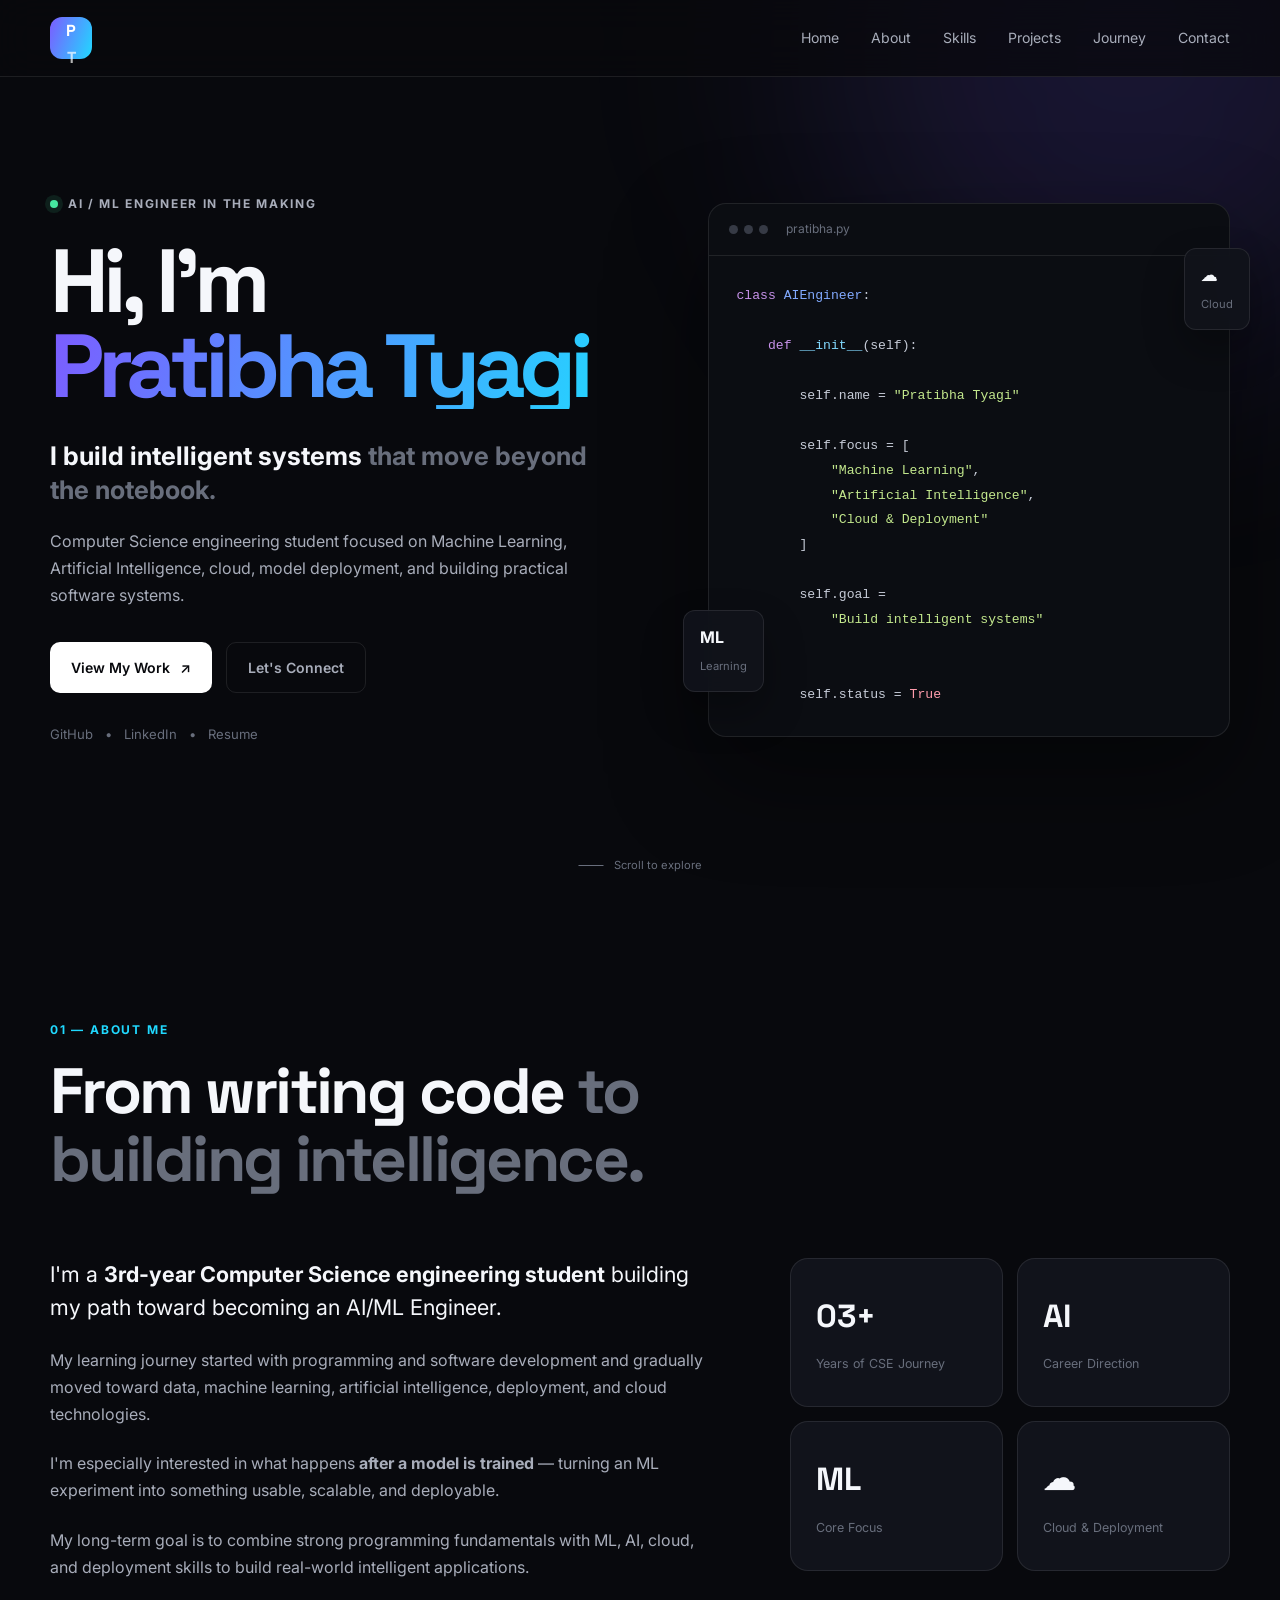
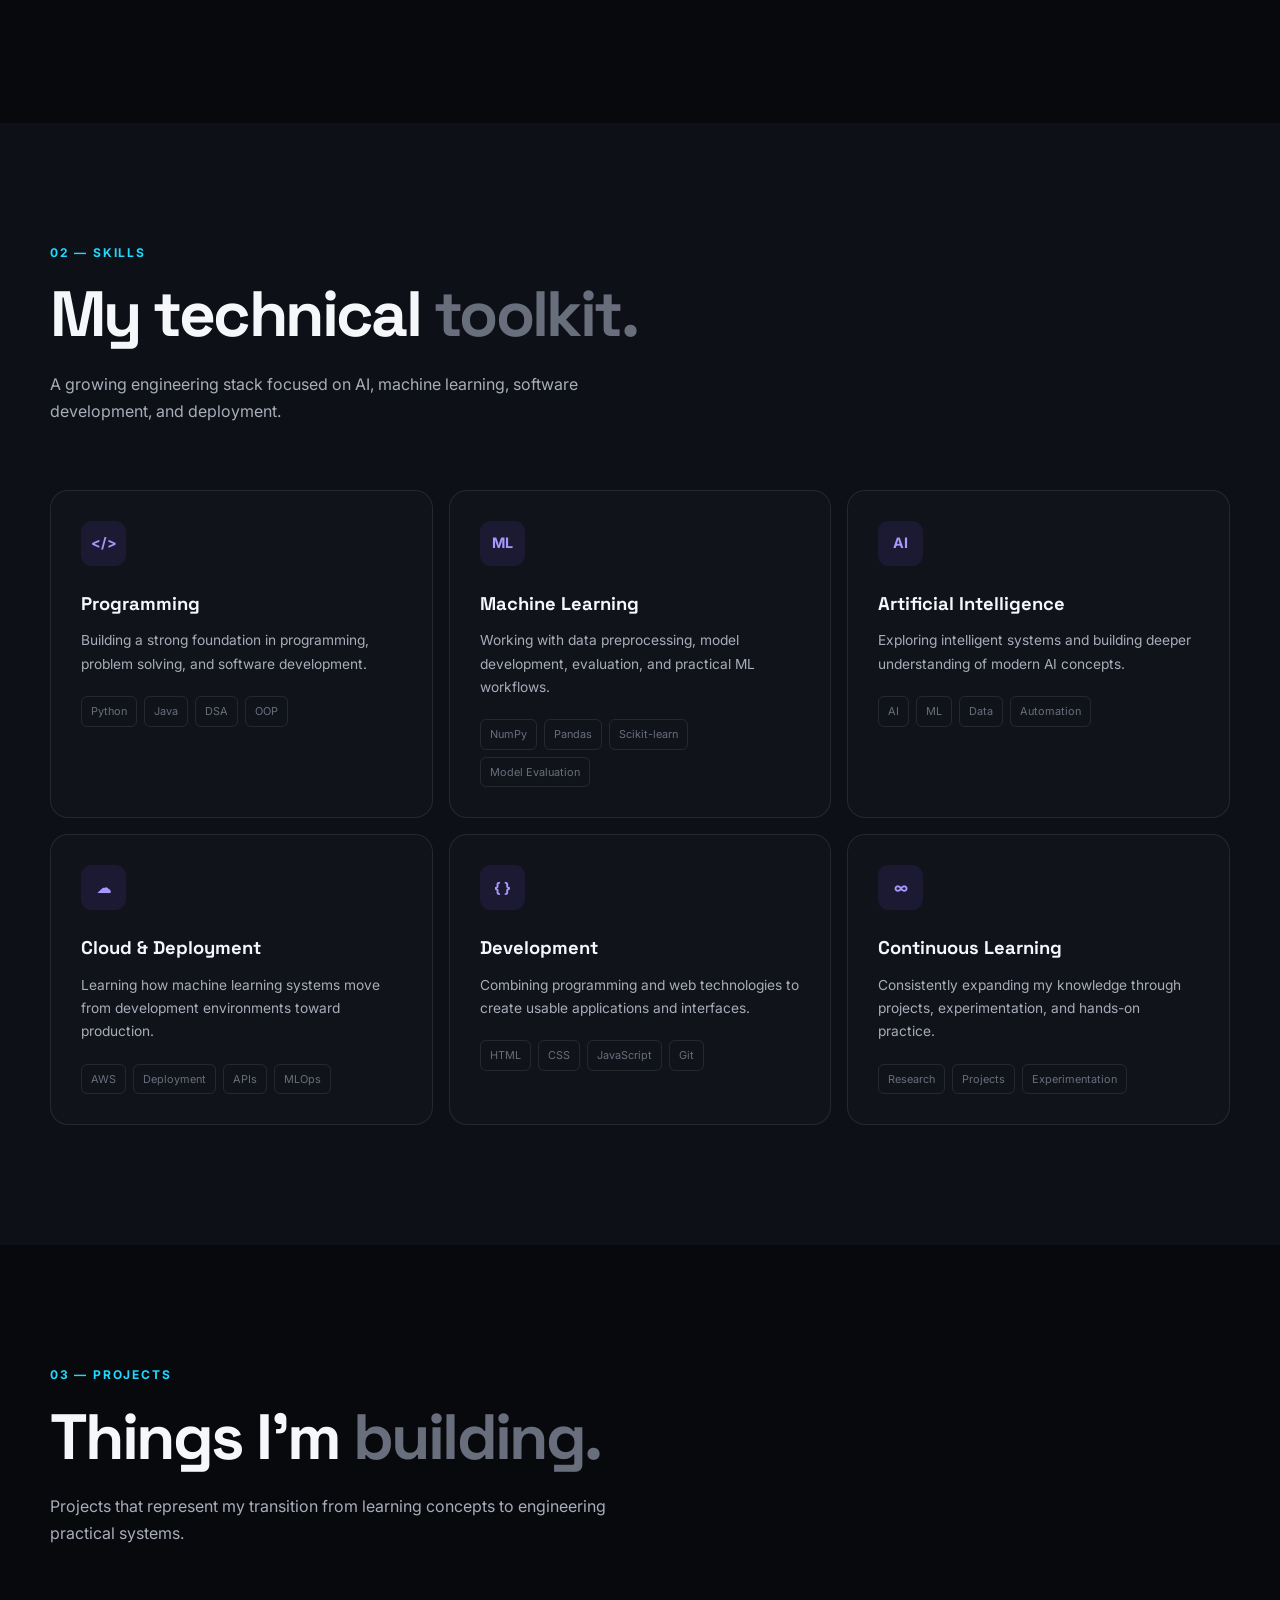
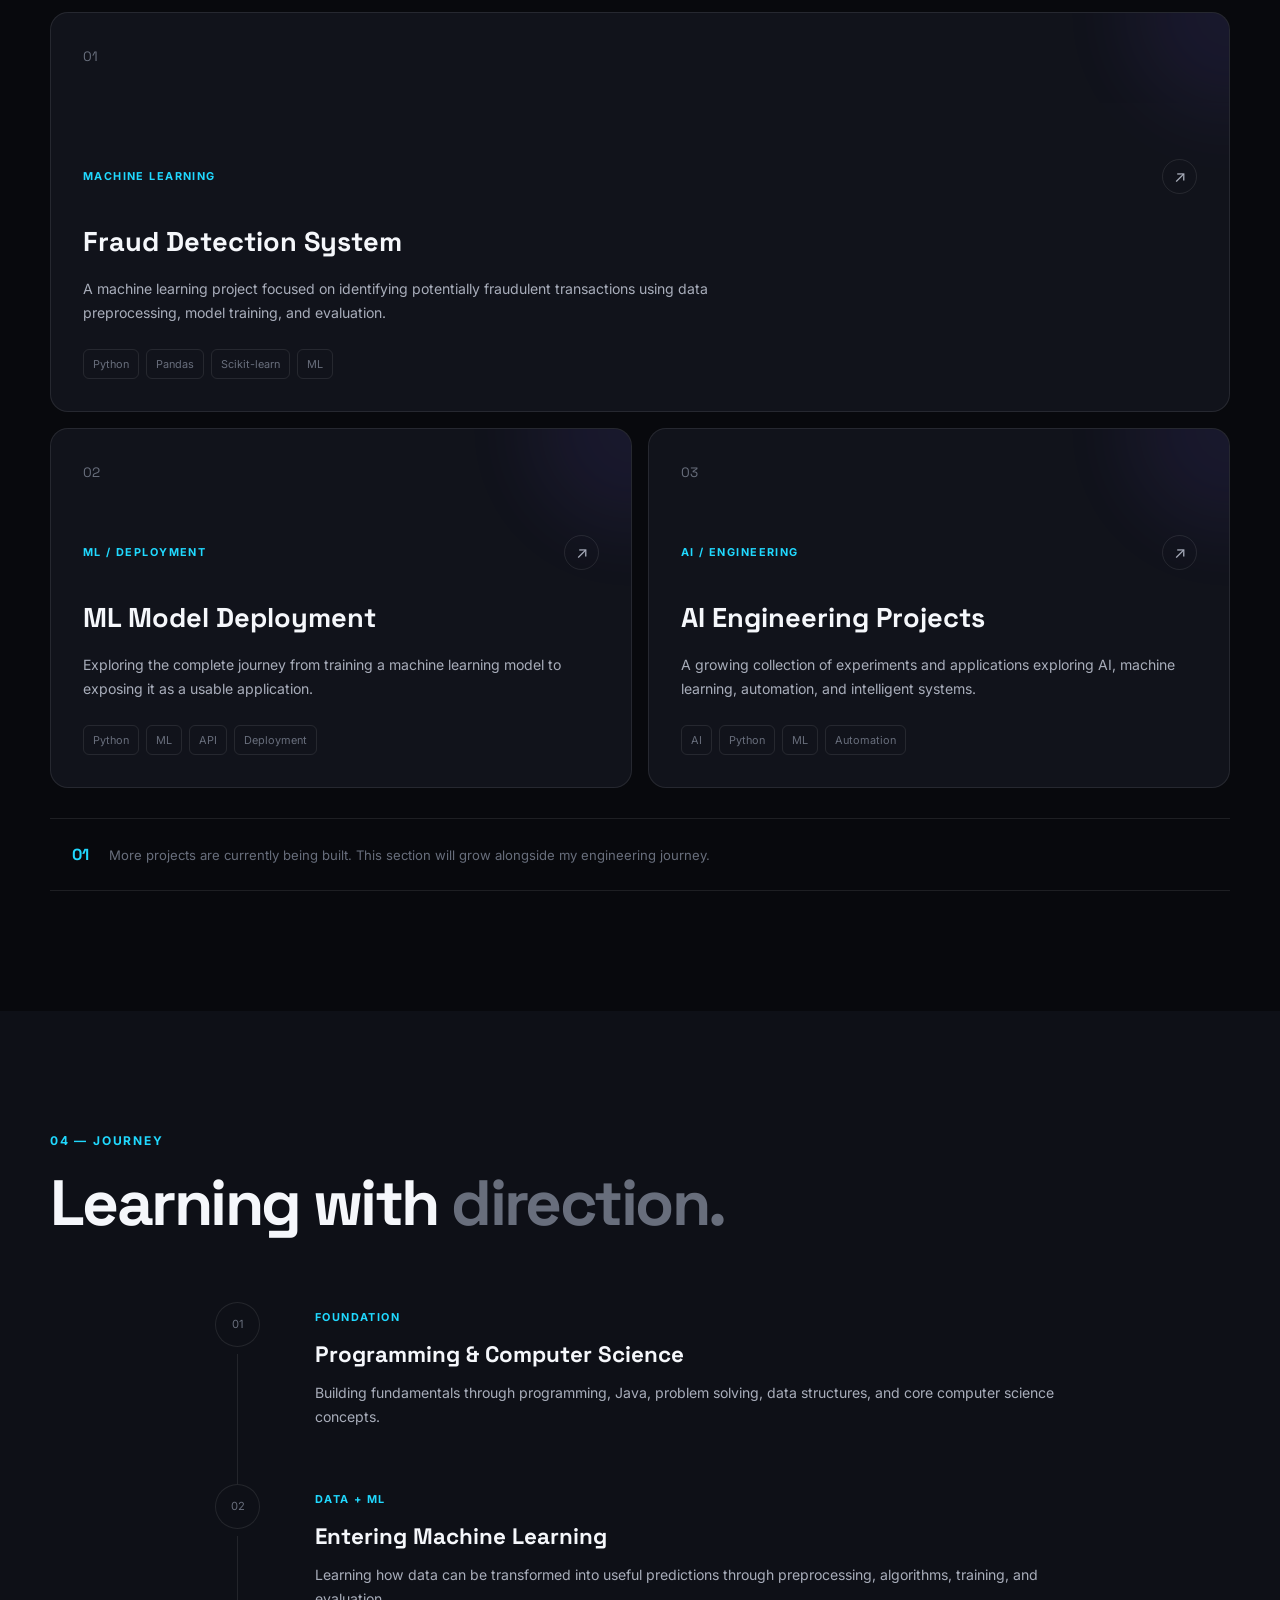
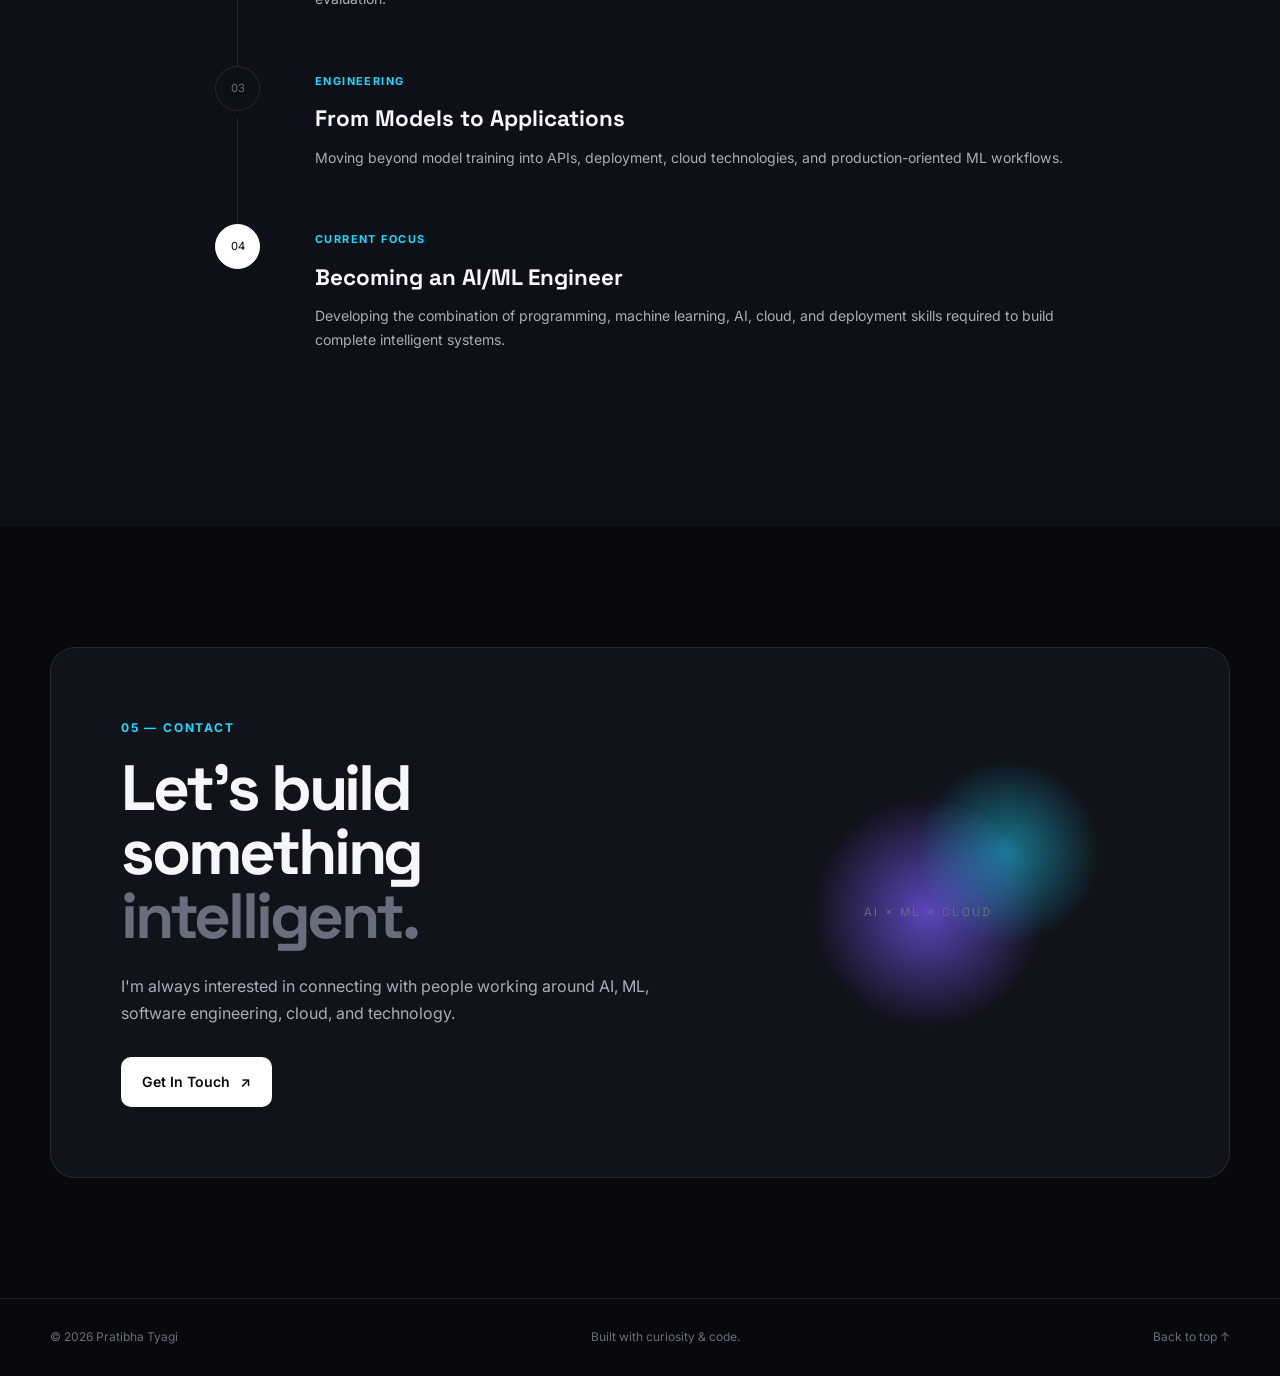
<file: index.html>
<!DOCTYPE html>
<html lang="en">
<head>
    <meta charset="UTF-8">

    <meta name="viewport"
          content="width=device-width, initial-scale=1.0">

    <meta name="description"
          content="Pratibha Tyagi — Computer Science student and aspiring AI/ML Engineer building intelligent and deployable systems.">

    <title>Pratibha Tyagi | AI/ML Engineer</title>

    <!-- Google Font -->
    <link rel="preconnect" href="https://fonts.googleapis.com">
    <link rel="preconnect" href="https://fonts.gstatic.com" crossorigin>

    <link
        href="https://fonts.googleapis.com/css2?family=Inter:wght@400;500;600;700;800&family=Space+Grotesk:wght@500;600;700&display=swap"
        rel="stylesheet"
    >

    <!-- CSS -->
    <link rel="stylesheet" href="style.css">
</head>

<body>

<!-- =========================
     NAVIGATION
========================= -->

<header class="header">
    <nav class="navbar container">

        <a href="#home" class="logo">
            P<span>T</span>
        </a>

        <button
            class="nav-toggle"
            id="navToggle"
            aria-label="Toggle navigation"
            aria-expanded="false"
        >
            <span></span>
            <span></span>
            <span></span>
        </button>

        <ul class="nav-links" id="navLinks">
            <li><a href="#home">Home</a></li>
            <li><a href="#about">About</a></li>
            <li><a href="#skills">Skills</a></li>
            <li><a href="#projects">Projects</a></li>
            <li><a href="#journey">Journey</a></li>
            <li><a href="#contact">Contact</a></li>
        </ul>

    </nav>
</header>


<main>

<!-- =========================
     HERO
========================= -->

<section class="hero" id="home">

    <div class="hero-grid container">

        <div class="hero-content reveal">

            <p class="eyebrow">
                <span class="status-dot"></span>
                AI / ML ENGINEER IN THE MAKING
            </p>

            <h1>
                Hi, I'm
                <span class="gradient-text">
                    Pratibha Tyagi
                </span>
            </h1>

            <h2>
                I build intelligent systems
                <span class="muted">that move beyond the notebook.</span>
            </h2>

            <p class="hero-description">
                Computer Science engineering student focused on
                Machine Learning, Artificial Intelligence, cloud,
                model deployment, and building practical software
                systems.
            </p>

            <div class="hero-buttons">

                <a href="#projects" class="btn btn-primary">
                    View My Work
                    <span>↗</span>
                </a>

                <a href="#contact" class="btn btn-secondary">
                    Let's Connect
                </a>

            </div>

            <div class="social-links">

                <a href="#" aria-label="GitHub">
                    GitHub
                </a>

                <span>•</span>

                <a href="#" aria-label="LinkedIn">
                    LinkedIn
                </a>

                <span>•</span>

                <a href="#" aria-label="Resume">
                    Resume
                </a>

            </div>

        </div>


        <!-- Developer Card -->

        <div class="hero-visual reveal">

            <div class="code-card">

                <div class="code-header">

                    <div class="window-dots">
                        <span></span>
                        <span></span>
                        <span></span>
                    </div>

                    <span class="file-name">
                        pratibha.py
                    </span>

                </div>

                <div class="code-body">

<pre><code><span class="keyword">class</span> <span class="class-name">AIEngineer</span>:

    <span class="keyword">def</span> <span class="function">__init__</span>(self):

        self.name = <span class="string">"Pratibha Tyagi"</span>

        self.focus = [
            <span class="string">"Machine Learning"</span>,
            <span class="string">"Artificial Intelligence"</span>,
            <span class="string">"Cloud & Deployment"</span>
        ]

        self.goal = <span class="string">
            "Build intelligent systems"
        </span>

        self.status = <span class="boolean">True</span></code></pre>

                </div>

            </div>

            <div class="floating-card card-one">
                <span>ML</span>
                <small>Learning</small>
            </div>

            <div class="floating-card card-two">
                <span>☁</span>
                <small>Cloud</small>
            </div>

        </div>

    </div>

    <div class="scroll-indicator">
        <span></span>
        Scroll to explore
    </div>

</section>


<!-- =========================
     ABOUT
========================= -->

<section class="section" id="about">

    <div class="container">

        <div class="section-heading reveal">

            <p class="section-label">
                01 — ABOUT ME
            </p>

            <h2>
                From writing code
                <span>to building intelligence.</span>
            </h2>

        </div>


        <div class="about-grid">

            <div class="about-text reveal">

                <p class="large-text">
                    I'm a <strong>3rd-year Computer Science
                    engineering student</strong> building my path
                    toward becoming an AI/ML Engineer.
                </p>

                <p>
                    My learning journey started with programming and
                    software development and gradually moved toward
                    data, machine learning, artificial intelligence,
                    deployment, and cloud technologies.
                </p>

                <p>
                    I'm especially interested in what happens
                    <strong>after a model is trained</strong> —
                    turning an ML experiment into something usable,
                    scalable, and deployable.
                </p>

                <p>
                    My long-term goal is to combine strong
                    programming fundamentals with ML, AI, cloud,
                    and deployment skills to build real-world
                    intelligent applications.
                </p>

            </div>


            <div class="about-stats reveal">

                <div class="stat-card">
                    <strong>03+</strong>
                    <span>Years of CSE Journey</span>
                </div>

                <div class="stat-card">
                    <strong>AI</strong>
                    <span>Career Direction</span>
                </div>

                <div class="stat-card">
                    <strong>ML</strong>
                    <span>Core Focus</span>
                </div>

                <div class="stat-card">
                    <strong>☁</strong>
                    <span>Cloud & Deployment</span>
                </div>

            </div>

        </div>

    </div>

</section>


<!-- =========================
     SKILLS
========================= -->

<section class="section section-alt" id="skills">

    <div class="container">

        <div class="section-heading reveal">

            <p class="section-label">
                02 — SKILLS
            </p>

            <h2>
                My technical
                <span>toolkit.</span>
            </h2>

            <p>
                A growing engineering stack focused on
                AI, machine learning, software development,
                and deployment.
            </p>

        </div>


        <div class="skills-grid">

            <!-- Programming -->

            <article class="skill-card reveal">

                <div class="skill-icon">
                    &lt;/&gt;
                </div>

                <h3>Programming</h3>

                <p>
                    Building a strong foundation in programming,
                    problem solving, and software development.
                </p>

                <div class="tags">
                    <span>Python</span>
                    <span>Java</span>
                    <span>DSA</span>
                    <span>OOP</span>
                </div>

            </article>


            <!-- ML -->

            <article class="skill-card reveal">

                <div class="skill-icon">
                    ML
                </div>

                <h3>Machine Learning</h3>

                <p>
                    Working with data preprocessing, model
                    development, evaluation, and practical ML
                    workflows.
                </p>

                <div class="tags">
                    <span>NumPy</span>
                    <span>Pandas</span>
                    <span>Scikit-learn</span>
                    <span>Model Evaluation</span>
                </div>

            </article>


            <!-- AI -->

            <article class="skill-card reveal">

                <div class="skill-icon">
                    AI
                </div>

                <h3>Artificial Intelligence</h3>

                <p>
                    Exploring intelligent systems and building
                    deeper understanding of modern AI concepts.
                </p>

                <div class="tags">
                    <span>AI</span>
                    <span>ML</span>
                    <span>Data</span>
                    <span>Automation</span>
                </div>

            </article>


            <!-- Cloud -->

            <article class="skill-card reveal">

                <div class="skill-icon">
                    ☁
                </div>

                <h3>Cloud & Deployment</h3>

                <p>
                    Learning how machine learning systems move
                    from development environments toward production.
                </p>

                <div class="tags">
                    <span>AWS</span>
                    <span>Deployment</span>
                    <span>APIs</span>
                    <span>MLOps</span>
                </div>

            </article>


            <!-- Development -->

            <article class="skill-card reveal">

                <div class="skill-icon">
                    { }
                </div>

                <h3>Development</h3>

                <p>
                    Combining programming and web technologies
                    to create usable applications and interfaces.
                </p>

                <div class="tags">
                    <span>HTML</span>
                    <span>CSS</span>
                    <span>JavaScript</span>
                    <span>Git</span>
                </div>

            </article>


            <!-- Learning -->

            <article class="skill-card reveal">

                <div class="skill-icon">
                    ∞
                </div>

                <h3>Continuous Learning</h3>

                <p>
                    Consistently expanding my knowledge through
                    projects, experimentation, and hands-on practice.
                </p>

                <div class="tags">
                    <span>Research</span>
                    <span>Projects</span>
                    <span>Experimentation</span>
                </div>

            </article>

        </div>

    </div>

</section>


<!-- =========================
     PROJECTS
========================= -->

<section class="section" id="projects">

    <div class="container">

        <div class="section-heading reveal">

            <p class="section-label">
                03 — PROJECTS
            </p>

            <h2>
                Things I'm
                <span>building.</span>
            </h2>

            <p>
                Projects that represent my transition from
                learning concepts to engineering practical systems.
            </p>

        </div>


        <div class="projects-grid">


            <!-- Featured Project -->

            <article class="project-card featured reveal">

                <div class="project-number">
                    01
                </div>

                <div class="project-content">

                    <div class="project-top">

                        <span class="project-type">
                            MACHINE LEARNING
                        </span>

                        <a href="#" class="project-link">
                            ↗
                        </a>

                    </div>

                    <h3>
                        Fraud Detection System
                    </h3>

                    <p>
                        A machine learning project focused on
                        identifying potentially fraudulent
                        transactions using data preprocessing,
                        model training, and evaluation.
                    </p>

                    <div class="project-tags">
                        <span>Python</span>
                        <span>Pandas</span>
                        <span>Scikit-learn</span>
                        <span>ML</span>
                    </div>

                </div>

            </article>


            <!-- Project 2 -->

            <article class="project-card reveal">

                <div class="project-number">
                    02
                </div>

                <div class="project-content">

                    <div class="project-top">

                        <span class="project-type">
                            ML / DEPLOYMENT
                        </span>

                        <a href="#" class="project-link">
                            ↗
                        </a>

                    </div>

                    <h3>
                        ML Model Deployment
                    </h3>

                    <p>
                        Exploring the complete journey from
                        training a machine learning model to
                        exposing it as a usable application.
                    </p>

                    <div class="project-tags">
                        <span>Python</span>
                        <span>ML</span>
                        <span>API</span>
                        <span>Deployment</span>
                    </div>

                </div>

            </article>


            <!-- Project 3 -->

            <article class="project-card reveal">

                <div class="project-number">
                    03
                </div>

                <div class="project-content">

                    <div class="project-top">

                        <span class="project-type">
                            AI / ENGINEERING
                        </span>

                        <a href="#" class="project-link">
                            ↗
                        </a>

                    </div>

                    <h3>
                        AI Engineering Projects
                    </h3>

                    <p>
                        A growing collection of experiments and
                        applications exploring AI, machine learning,
                        automation, and intelligent systems.
                    </p>

                    <div class="project-tags">
                        <span>AI</span>
                        <span>Python</span>
                        <span>ML</span>
                        <span>Automation</span>
                    </div>

                </div>

            </article>


        </div>


        <div class="projects-note reveal">

            <span>01</span>

            <p>
                More projects are currently being built.
                This section will grow alongside my engineering journey.
            </p>

        </div>

    </div>

</section>


<!-- =========================
     JOURNEY
========================= -->

<section class="section section-alt" id="journey">

    <div class="container">

        <div class="section-heading reveal">

            <p class="section-label">
                04 — JOURNEY
            </p>

            <h2>
                Learning with
                <span>direction.</span>
            </h2>

        </div>


        <div class="timeline">

            <div class="timeline-item reveal">

                <div class="timeline-marker">
                    01
                </div>

                <div class="timeline-content">

                    <span>
                        FOUNDATION
                    </span>

                    <h3>
                        Programming & Computer Science
                    </h3>

                    <p>
                        Building fundamentals through programming,
                        Java, problem solving, data structures,
                        and core computer science concepts.
                    </p>

                </div>

            </div>


            <div class="timeline-item reveal">

                <div class="timeline-marker">
                    02
                </div>

                <div class="timeline-content">

                    <span>
                        DATA + ML
                    </span>

                    <h3>
                        Entering Machine Learning
                    </h3>

                    <p>
                        Learning how data can be transformed into
                        useful predictions through preprocessing,
                        algorithms, training, and evaluation.
                    </p>

                </div>

            </div>


            <div class="timeline-item reveal">

                <div class="timeline-marker">
                    03
                </div>

                <div class="timeline-content">

                    <span>
                        ENGINEERING
                    </span>

                    <h3>
                        From Models to Applications
                    </h3>

                    <p>
                        Moving beyond model training into APIs,
                        deployment, cloud technologies, and
                        production-oriented ML workflows.
                    </p>

                </div>

            </div>


            <div class="timeline-item active reveal">

                <div class="timeline-marker">
                    04
                </div>

                <div class="timeline-content">

                    <span>
                        CURRENT FOCUS
                    </span>

                    <h3>
                        Becoming an AI/ML Engineer
                    </h3>

                    <p>
                        Developing the combination of programming,
                        machine learning, AI, cloud, and deployment
                        skills required to build complete intelligent
                        systems.
                    </p>

                </div>

            </div>

        </div>

    </div>

</section>


<!-- =========================
     CONTACT
========================= -->

<section class="section contact-section" id="contact">

    <div class="container">

        <div class="contact-box reveal">

            <div class="contact-content">

                <p class="section-label">
                    05 — CONTACT
                </p>

                <h2>
                    Let's build something
                    <span>intelligent.</span>
                </h2>

                <p>
                    I'm always interested in connecting with people
                    working around AI, ML, software engineering,
                    cloud, and technology.
                </p>

                <a
                    href="mailto:your.email@example.com"
                    class="btn btn-primary"
                >
                    Get In Touch
                    <span>↗</span>
                </a>

            </div>


            <div class="contact-decoration">

                <div class="orb orb-one"></div>
                <div class="orb orb-two"></div>

                <span>
                    AI × ML × CLOUD
                </span>

            </div>

        </div>

    </div>

</section>

</main>


<!-- =========================
     FOOTER
========================= -->

<footer class="footer">

    <div class="container footer-inner">

        <p>
            © 2026 Pratibha Tyagi
        </p>

        <p>
            Built with curiosity & code.
        </p>

        <a href="#home">
            Back to top ↑
        </a>

    </div>

</footer>


<!-- JavaScript -->
<script src="script.js"></script>

</body>
</html>
</file>
<file: style.css>
/* =========================================
   ROOT
========================================= */

:root {
    --bg: #08090d;
    --bg-secondary: #0e1017;
    --card: #11131b;
    --card-hover: #151823;

    --text: #f5f7fb;
    --text-secondary: #a8adba;
    --text-muted: #686e7c;

    --border: rgba(255, 255, 255, 0.09);

    --accent: #7c5cff;
    --accent-secondary: #20d9ff;

    --gradient: linear-gradient(
        110deg,
        #7c5cff,
        #20d9ff
    );

    --container: 1180px;

    --radius: 18px;

    --transition: 0.3s ease;
}


/* =========================================
   RESET
========================================= */

* {
    margin: 0;
    padding: 0;
    box-sizing: border-box;
}

html {
    scroll-behavior: smooth;
}

body {
    background: var(--bg);
    color: var(--text);

    font-family: "Inter", sans-serif;

    line-height: 1.7;

    overflow-x: hidden;
}

a {
    color: inherit;
    text-decoration: none;
}

button {
    font-family: inherit;
}

img {
    max-width: 100%;
    display: block;
}


/* =========================================
   GLOBAL
========================================= */

.container {
    width: min(
        calc(100% - 40px),
        var(--container)
    );

    margin-inline: auto;
}

.section {
    padding: 120px 0;
}

.section-alt {
    background: var(--bg-secondary);
}

.section-heading {
    max-width: 750px;
    margin-bottom: 65px;
}

.section-label {
    color: var(--accent-secondary);

    font-size: 0.75rem;

    font-weight: 700;

    letter-spacing: 0.15em;

    margin-bottom: 18px;
}

.section-heading h2 {
    font-family: "Space Grotesk", sans-serif;

    font-size: clamp(
        2.4rem,
        5vw,
        4rem
    );

    line-height: 1.05;

    letter-spacing: -0.04em;
}

.section-heading h2 span {
    color: var(--text-muted);
}

.section-heading > p:last-child {
    color: var(--text-secondary);

    margin-top: 22px;

    max-width: 600px;
}


/* =========================================
   HEADER
========================================= */

.header {
    position: fixed;

    top: 0;
    left: 0;

    width: 100%;

    z-index: 1000;

    background: rgba(8, 9, 13, 0.75);

    backdrop-filter: blur(18px);

    border-bottom: 1px solid var(--border);
}

.navbar {
    min-height: 76px;

    display: flex;

    align-items: center;

    justify-content: space-between;
}

.logo {
    width: 42px;
    height: 42px;

    display: grid;
    place-items: center;

    border-radius: 12px;

    background: var(--gradient);

    color: white;

    font-family: "Space Grotesk";

    font-weight: 800;

    font-size: 1rem;
}

.logo span {
    opacity: 0.7;
}

.nav-links {
    display: flex;

    align-items: center;

    gap: 32px;

    list-style: none;
}

.nav-links a {
    color: var(--text-secondary);

    font-size: 0.88rem;

    transition: var(--transition);
}

.nav-links a:hover {
    color: white;
}

.nav-toggle {
    display: none;

    background: transparent;

    border: none;

    cursor: pointer;
}

.nav-toggle span {
    display: block;

    width: 25px;
    height: 2px;

    margin: 5px;

    background: white;
}


/* =========================================
   HERO
========================================= */

.hero {
    min-height: 100vh;

    position: relative;

    display: flex;

    align-items: center;

    padding: 140px 0 100px;

    overflow: hidden;
}

.hero::before {
    content: "";

    position: absolute;

    width: 600px;
    height: 600px;

    top: -250px;
    right: -150px;

    background: rgba(124, 92, 255, 0.15);

    filter: blur(120px);

    border-radius: 50%;
}

.hero-grid {
    display: grid;

    grid-template-columns:
        1.05fr
        0.95fr;

    align-items: center;

    gap: 80px;
}

.eyebrow {
    display: flex;

    align-items: center;

    gap: 10px;

    color: var(--text-secondary);

    font-size: 0.75rem;

    letter-spacing: 0.14em;

    font-weight: 700;

    margin-bottom: 24px;
}

.status-dot {
    width: 8px;
    height: 8px;

    background: #46e6a0;

    border-radius: 50%;

    box-shadow:
        0 0 0 5px
        rgba(70, 230, 160, 0.1);
}

.hero h1 {
    font-family: "Space Grotesk";

    font-size: clamp(
        3.5rem,
        7vw,
        6.5rem
    );

    line-height: 0.95;

    letter-spacing: -0.065em;

    margin-bottom: 30px;
}

.gradient-text {
    display: block;

    background: var(--gradient);

    -webkit-background-clip: text;

    background-clip: text;

    color: transparent;
}

.hero h2 {
    font-size: clamp(
        1.25rem,
        2vw,
        1.65rem
    );

    line-height: 1.35;

    max-width: 650px;

    margin-bottom: 20px;
}

.muted {
    color: var(--text-muted);
}

.hero-description {
    color: var(--text-secondary);

    max-width: 600px;

    margin-bottom: 32px;
}

.hero-buttons {
    display: flex;

    flex-wrap: wrap;

    gap: 14px;

    margin-bottom: 30px;
}

.btn {
    display: inline-flex;

    align-items: center;

    gap: 10px;

    padding: 13px 21px;

    border-radius: 10px;

    font-size: 0.88rem;

    font-weight: 600;

    transition: var(--transition);
}

.btn-primary {
    background: white;

    color: #08090d;
}

.btn-primary:hover {
    transform: translateY(-3px);

    box-shadow:
        0 10px 35px
        rgba(255, 255, 255, 0.15);
}

.btn-secondary {
    border: 1px solid var(--border);

    color: var(--text-secondary);
}

.btn-secondary:hover {
    background: var(--card);

    color: white;
}

.social-links {
    display: flex;

    gap: 12px;

    align-items: center;

    color: var(--text-muted);

    font-size: 0.82rem;
}

.social-links a:hover {
    color: white;
}


/* =========================================
   CODE CARD
========================================= */

.hero-visual {
    position: relative;
}

.code-card {
    background: #0b0d12;

    border: 1px solid var(--border);

    border-radius: 18px;

    overflow: hidden;

    box-shadow:
        0 40px 100px
        rgba(0, 0, 0, 0.45);
}

.code-header {
    height: 52px;

    display: flex;

    align-items: center;

    gap: 18px;

    padding: 0 20px;

    border-bottom: 1px solid var(--border);
}

.window-dots {
    display: flex;

    gap: 6px;
}

.window-dots span {
    width: 9px;
    height: 9px;

    border-radius: 50%;

    background: #363a45;
}

.file-name {
    color: var(--text-muted);

    font-size: 0.75rem;
}

.code-body {
    padding: 28px;

    overflow-x: auto;
}

.code-body pre {
    font-family: "Courier New", monospace;

    font-size: 0.82rem;

    line-height: 1.9;

    color: #c7ccd8;
}

.keyword {
    color: #c792ea;
}

.class-name {
    color: #82aaff;
}

.function {
    color: #82d9ff;
}

.string {
    color: #c3e88d;
}

.boolean {
    color: #ff9cac;
}

.floating-card {
    position: absolute;

    padding: 13px 16px;

    background: rgba(17, 19, 27, 0.9);

    backdrop-filter: blur(15px);

    border: 1px solid var(--border);

    border-radius: 12px;

    box-shadow:
        0 20px 40px
        rgba(0, 0, 0, 0.3);
}

.floating-card span {
    display: block;

    font-weight: 700;

    font-size: 1rem;
}

.floating-card small {
    color: var(--text-muted);

    font-size: 0.7rem;
}

.card-one {
    left: -25px;
    bottom: 45px;
}

.card-two {
    right: -20px;
    top: 45px;
}


/* =========================================
   SCROLL INDICATOR
========================================= */

.scroll-indicator {
    position: absolute;

    bottom: 25px;

    left: 50%;

    transform: translateX(-50%);

    color: var(--text-muted);

    font-size: 0.7rem;

    display: flex;

    align-items: center;

    gap: 10px;
}

.scroll-indicator span {
    width: 25px;
    height: 1px;

    background: var(--text-muted);
}


/* =========================================
   ABOUT
========================================= */

.about-grid {
    display: grid;

    grid-template-columns:
        1.2fr
        0.8fr;

    gap: 80px;

    align-items: start;
}

.about-text {
    color: var(--text-secondary);

    max-width: 700px;
}

.about-text p {
    margin-bottom: 22px;
}

.about-text .large-text {
    color: var(--text);

    font-size: 1.35rem;

    line-height: 1.55;
}

.about-stats {
    display: grid;

    grid-template-columns: 1fr 1fr;

    gap: 14px;
}

.stat-card {
    padding: 30px 25px;

    background: var(--card);

    border: 1px solid var(--border);

    border-radius: var(--radius);
}

.stat-card strong {
    display: block;

    font-family: "Space Grotesk";

    font-size: 2rem;

    margin-bottom: 6px;
}

.stat-card span {
    color: var(--text-muted);

    font-size: 0.78rem;
}


/* =========================================
   SKILLS
========================================= */

.skills-grid {
    display: grid;

    grid-template-columns:
        repeat(3, 1fr);

    gap: 16px;
}

.skill-card {
    padding: 30px;

    border: 1px solid var(--border);

    background: var(--card);

    border-radius: var(--radius);

    transition: var(--transition);
}

.skill-card:hover {
    transform: translateY(-6px);

    background: var(--card-hover);

    border-color:
        rgba(124, 92, 255, 0.3);
}

.skill-icon {
    width: 45px;
    height: 45px;

    display: grid;

    place-items: center;

    margin-bottom: 22px;

    border-radius: 11px;

    background:
        rgba(124, 92, 255, 0.1);

    color: #a897ff;

    font-size: 0.9rem;

    font-weight: 700;
}

.skill-card h3 {
    font-family: "Space Grotesk";

    font-size: 1.15rem;

    margin-bottom: 10px;
}

.skill-card p {
    color: var(--text-secondary);

    font-size: 0.86rem;

    margin-bottom: 20px;
}

.tags,
.project-tags {
    display: flex;

    flex-wrap: wrap;

    gap: 7px;
}

.tags span,
.project-tags span {
    padding: 5px 9px;

    border: 1px solid var(--border);

    border-radius: 6px;

    color: var(--text-muted);

    font-size: 0.68rem;
}


/* =========================================
   PROJECTS
========================================= */

.projects-grid {
    display: grid;

    grid-template-columns:
        repeat(2, 1fr);

    gap: 16px;
}

.project-card {
    position: relative;

    min-height: 360px;

    padding: 32px;

    display: flex;

    flex-direction: column;

    justify-content: space-between;

    background: var(--card);

    border: 1px solid var(--border);

    border-radius: var(--radius);

    overflow: hidden;

    transition: var(--transition);
}

.project-card::before {
    content: "";

    position: absolute;

    width: 200px;
    height: 200px;

    right: -100px;
    top: -100px;

    border-radius: 50%;

    background: var(--accent);

    opacity: 0.08;

    filter: blur(40px);
}

.project-card:hover {
    transform: translateY(-5px);

    border-color:
        rgba(124, 92, 255, 0.35);
}

.project-card.featured {
    grid-column: span 2;

    min-height: 400px;
}

.project-number {
    color: var(--text-muted);

    font-family: "Space Grotesk";

    font-size: 0.85rem;
}

.project-top {
    display: flex;

    justify-content: space-between;

    align-items: center;

    margin-bottom: 25px;
}

.project-type {
    color: var(--accent-secondary);

    font-size: 0.68rem;

    letter-spacing: 0.13em;

    font-weight: 700;
}

.project-link {
    width: 35px;
    height: 35px;

    display: grid;

    place-items: center;

    border: 1px solid var(--border);

    border-radius: 50%;

    color: var(--text-secondary);

    transition: var(--transition);
}

.project-link:hover {
    background: white;

    color: black;
}

.project-card h3 {
    font-family: "Space Grotesk";

    font-size: 1.7rem;

    margin-bottom: 12px;
}

.project-card p {
    color: var(--text-secondary);

    max-width: 650px;

    font-size: 0.88rem;

    margin-bottom: 24px;
}

.projects-note {
    display: flex;

    align-items: center;

    gap: 20px;

    margin-top: 30px;

    padding: 22px;

    border-top: 1px solid var(--border);

    border-bottom: 1px solid var(--border);
}

.projects-note span {
    color: var(--accent-secondary);

    font-family: "Space Grotesk";

    font-weight: 700;
}

.projects-note p {
    color: var(--text-muted);

    font-size: 0.82rem;
}


/* =========================================
   JOURNEY
========================================= */

.timeline {
    max-width: 850px;

    margin-inline: auto;
}

.timeline-item {
    display: grid;

    grid-template-columns: 70px 1fr;

    gap: 30px;

    position: relative;

    padding-bottom: 55px;
}

.timeline-item:not(:last-child)::after {
    content: "";

    position: absolute;

    left: 22px;

    top: 52px;

    bottom: 0;

    width: 1px;

    background: var(--border);
}

.timeline-marker {
    width: 45px;
    height: 45px;

    display: grid;

    place-items: center;

    border: 1px solid var(--border);

    border-radius: 50%;

    background: var(--bg-secondary);

    color: var(--text-muted);

    font-size: 0.7rem;

    position: relative;

    z-index: 2;
}

.timeline-item.active
.timeline-marker {
    background: white;

    color: black;

    border-color: white;
}

.timeline-content span {
    color: var(--accent-secondary);

    font-size: 0.68rem;

    letter-spacing: 0.13em;

    font-weight: 700;
}

.timeline-content h3 {
    font-family: "Space Grotesk";

    font-size: 1.4rem;

    margin: 7px 0;
}

.timeline-content p {
    color: var(--text-secondary);

    font-size: 0.88rem;
}


/* =========================================
   CONTACT
========================================= */

.contact-box {
    min-height: 430px;

    display: grid;

    grid-template-columns:
        1fr
        0.8fr;

    align-items: center;

    padding: 70px;

    position: relative;

    overflow: hidden;

    border: 1px solid var(--border);

    border-radius: 25px;

    background: var(--card);
}

.contact-content {
    position: relative;

    z-index: 2;
}

.contact-content h2 {
    font-family: "Space Grotesk";

    font-size: clamp(
        2.5rem,
        5vw,
        4.5rem
    );

    line-height: 1;

    letter-spacing: -0.05em;

    max-width: 700px;

    margin-bottom: 25px;
}

.contact-content h2 span {
    color: var(--text-muted);
}

.contact-content > p:not(.section-label) {
    color: var(--text-secondary);

    max-width: 550px;

    margin-bottom: 30px;
}

.contact-decoration {
    position: relative;

    height: 100%;

    display: grid;

    place-items: center;
}

.contact-decoration > span {
    font-family: "Space Grotesk";

    font-size: 0.75rem;

    letter-spacing: 0.2em;

    color: var(--text-muted);

    position: relative;

    z-index: 3;
}

.orb {
    position: absolute;

    border-radius: 50%;

    filter: blur(1px);
}

.orb-one {
    width: 250px;
    height: 250px;

    background:
        radial-gradient(
            circle,
            rgba(124, 92, 255, 0.7),
            transparent 65%
        );

    animation: float 5s ease-in-out infinite;
}

.orb-two {
    width: 200px;
    height: 200px;

    background:
        radial-gradient(
            circle,
            rgba(32, 217, 255, 0.5),
            transparent 65%
        );

    transform: translate(80px, -60px);

    animation: float 6s ease-in-out infinite reverse;
}


/* =========================================
   FOOTER
========================================= */

.footer {
    border-top: 1px solid var(--border);

    padding: 28px 0;

    color: var(--text-muted);

    font-size: 0.75rem;
}

.footer-inner {
    display: flex;

    justify-content: space-between;

    align-items: center;

    gap: 20px;
}

.footer a:hover {
    color: white;
}


/* =========================================
   ANIMATIONS
========================================= */

@keyframes float {

    0%,
    100% {
        transform:
            translate(0, 0);
    }

    50% {
        transform:
            translate(0, -20px);
    }
}

.reveal {
    opacity: 0;

    transform: translateY(25px);

    transition:
        opacity 0.7s ease,
        transform 0.7s ease;
}

.reveal.visible {
    opacity: 1;

    transform: translateY(0);
}


/* =========================================
   RESPONSIVE
========================================= */

@media (max-width: 900px) {

    .hero-grid,
    .about-grid,
    .contact-box {
        grid-template-columns: 1fr;
    }

    .hero-visual {
        max-width: 650px;

        width: 100%;

        margin-inline: auto;
    }

    .skills-grid {
        grid-template-columns:
            repeat(2, 1fr);
    }

    .contact-box {
        gap: 40px;

        padding: 50px;
    }

    .contact-decoration {
        min-height: 200px;
    }
}


@media (max-width: 700px) {

    .container {
        width:
            min(
                calc(100% - 28px),
                var(--container)
            );
    }

    .section {
        padding: 85px 0;
    }

    .nav-toggle {
        display: block;
    }

    .nav-links {
        position: absolute;

        top: 76px;
        left: 0;

        width: 100%;

        padding: 25px;

        flex-direction: column;

        align-items: flex-start;

        background: rgba(8, 9, 13, 0.97);

        border-bottom:
            1px solid var(--border);

        transform:
            translateY(-120%);

        transition:
            transform 0.3s ease;
    }

    .nav-links.active {
        transform:
            translateY(0);
    }

    .hero {
        padding-top: 120px;
    }

    .hero h1 {
        font-size:
            clamp(
                3.2rem,
                15vw,
                5rem
            );
    }

    .floating-card {
        display: none;
    }

    .skills-grid,
    .projects-grid {
        grid-template-columns: 1fr;
    }

    .project-card.featured {
        grid-column: span 1;
    }

    .about-stats {
        grid-template-columns: 1fr 1fr;
    }

    .contact-box {
        padding: 35px 25px;
    }

    .footer-inner {
        flex-direction: column;

        text-align: center;
    }

    .code-body {
        padding: 18px;
    }

    .code-body pre {
        font-size: 0.7rem;
    }
}


@media (max-width: 430px) {

    .about-stats {
        grid-template-columns: 1fr;
    }

    .hero-buttons {
        flex-direction: column;

        align-items: stretch;
    }

    .btn {
        justify-content: center;
    }

    .timeline-item {
        grid-template-columns:
            50px 1fr;

        gap: 15px;
    }

    .timeline-item:not(:last-child)::after {
        left: 22px;
    }
}
</file>
